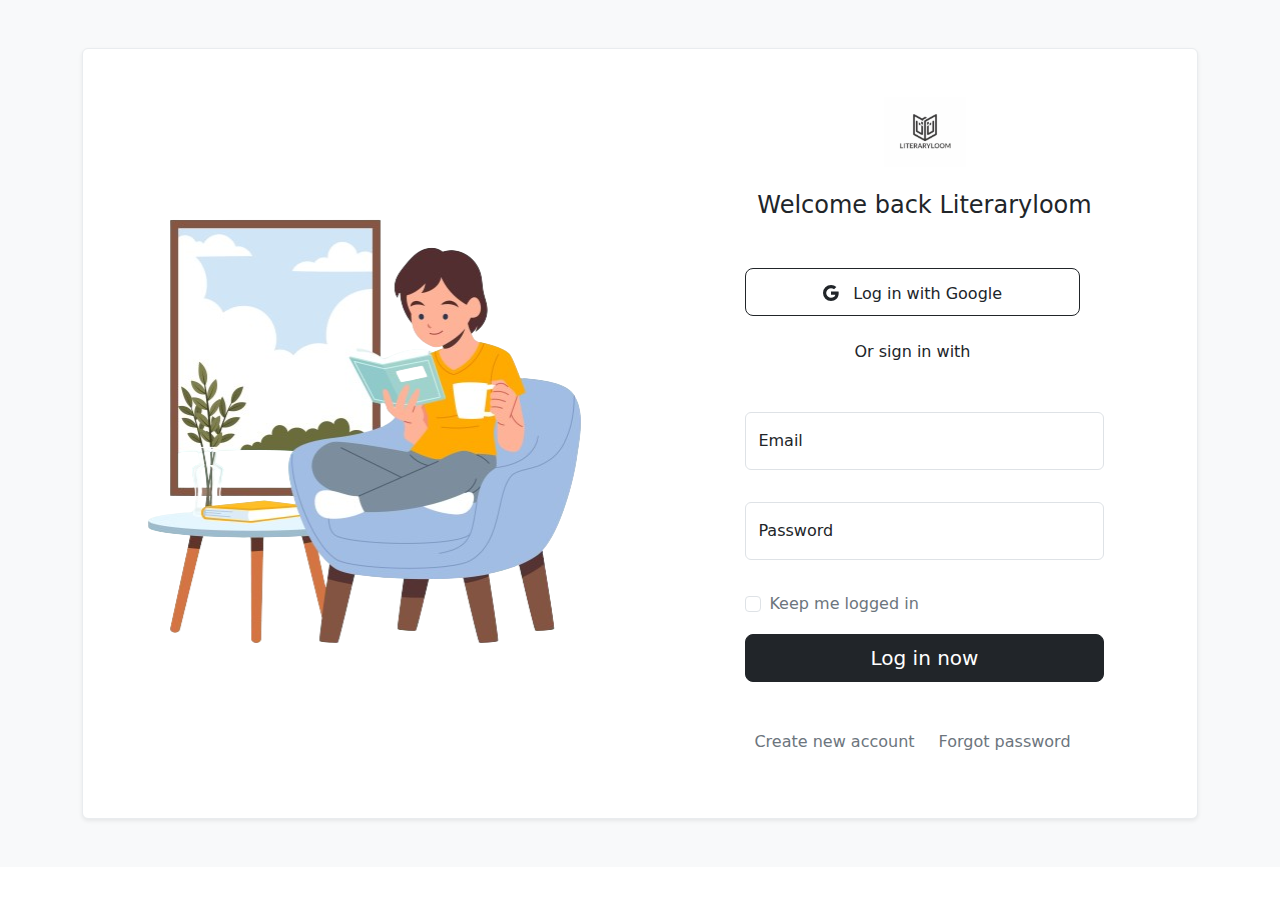
<file: login.html>
<!DOCTYPE html>
<html lang="en">
<head>
    <meta charset="UTF-8">
    <meta name="viewport" content="width=device-width, initial-scale=1.0">
    <title>Login</title>

    <link rel="stylesheet" href="https://unpkg.com/bootstrap@5.3.3/dist/css/bootstrap.min.css">
</head>
<body>
    <!-- Login  -->
    <section class="bg-light p-3 p-md-4 p-xl-5">
        <div class="container">
            <div class="row justify-content-center">
                <div class="col-12 col-xxl-11">
                    <div class="card border-light-subtle shadow-sm">
                        <div class="row">
                            <div class="col-6 col-md-6" style="height: 500px; width: 500px; display: flex; justify-content: center; margin: auto;">
                                <img class="img-fluid rounded-start w-100 h-100 object-fit-cover" loading="lazy" src="asset/img/login.svg" alt="Welcome back you've been missed!">
                            </div>
                            <div class="col-4 col-md-6 d-flex align-items-center justify-content-center">
                                <div class="col-12 col-lg-11 col-xl-10">
                                    <div class="card-body p-3 p-md-4 p-xl-5">
                                        <div class="row">
                                            <div id="login">
                                                <div class="col-12">
                                                    <div class="mb-5">
                                                        <div class="text-center mb-4">
                                                            <a href="#!">
                                                                <img src="asset/img/logo4 2.svg" alt="Logo" width="200" height="70">
                                                            </a>
                                                        </div>
                                                        <h4 class="text-center">Welcome back Literaryloom</h4>
                                                    </div>
                                                </div>
                                            </div>
                                            <div class="row">
                                                <div class="col-12">
                                                    <div class="d-flex gap-3 flex-column">
                                                        <a href="#!" class="btn btn-lg btn-outline-dark">
                                                            <svg xmlns="http://www.w3.org/2000/svg" width="16" height="16" fill="currentColor" class="bi bi-google" viewBox="0 0 16 16">
                                                                <path d="M15.545 6.558a9.42 9.42 0 0 1 .139 1.626c0 2.434-.87 4.492-2.384 5.885h.002C11.978 15.292 10.158 16 8 16A8 8 0 1 1 8 0a7.689 7.689 0 0 1 5.352 2.082l-2.284 2.284A4.347 4.347 0 0 0 8 3.166c-2.087 0-3.86 1.408-4.492 3.304a4.792 4.792 0 0 0 0 3.063h.003c.635 1.893 2.405 3.301 4.492 3.301 1.078 0 2.004-.276 2.722-.764h-.003a3.702 3.702 0 0 0 1.599-2.431H8v-3.08h7.545z" />
                                                            </svg>
                                                            <span class="ms-2 fs-6">Log in with Google</span>
                                                        </a>
                                                    </div>
                                                    <p class="text-center mt-4 mb-5">Or sign in with</p>
                                                </div>
                                            </div>
                                            <form id="loginForm">
                                                <div class="row gy-3 overflow-hidden">
                                                    <div class="col-12">
                                                        <div class="form-floating mb-3">
                                                            <input type="email" class="form-control" name="email" id="email" placeholder="name@example.com" required>
                                                            <label for="email" class="form-label">Email</label>
                                                        </div>
                                                    </div>
                                                    <div class="col-12">
                                                        <div class="form-floating mb-3">
                                                            <input type="password" class="form-control" name="password" id="password" value="" placeholder="Password" required>
                                                            <label for="password" class="form-label">Password</label>
                                                        </div>
                                                    </div>
                                                    <div class="col-12">
                                                        <div class="form-check">
                                                            <input class="form-check-input" type="checkbox" value="" name="remember_me" id="remember_me">
                                                            <label class="form-check-label text-secondary" for="remember_me">
                                                                Keep me logged in
                                                            </label>
                                                        </div>
                                                    </div>
                                                    <div class="col-12">
                                                        <div class="d-grid">
                                                            <button class="btn btn-dark btn-lg" type="submit">Log in now</button>
                                                        </div>
                                                    </div>
                                                </div>
                                            </form>
                                            <div class="row">
                                                <div class="col-12">
                                                    <div class="d-flex gap-2 gap-md-4 flex-column flex-md-row justify-content-md-center mt-5">
                                                        <a href="#!" class="link-secondary text-decoration-none">Create new account</a>
                                                        <a href="#!" class="link-secondary text-decoration-none">Forgot password</a>
                                                    </div>
                                                </div>
                                            </div>
                                            <p id="error-message" class="error-message"></p>
                                        </div>
                                    </div>
                                </div>
                            </div>
                        </div>
                    </div>
                </div>
            </div>
        </div>
    </section>
    <script>
        document.getElementById('loginForm').addEventListener('submit', function(event) {
    event.preventDefault(); // Prevent form from submitting

    const email = document.getElementById('email').value;
    const password = document.getElementById('password').value;
    const errorMessage = document.getElementById('error-message');

    // Simple authentication logic (for demonstration purposes)
    const validEmail = 'user@gmail.com';
    const validPassword = 'user';

    if (email === validEmail && password === validPassword) {
        // Redirect to another page or perform other actions here
        window.location.href = 'index.html'; // Change this to the desired URL
    } else {
        errorMessage.textContent = 'Invalid email or password';
    }
});
    </script>
</body>
</html>
</file>
